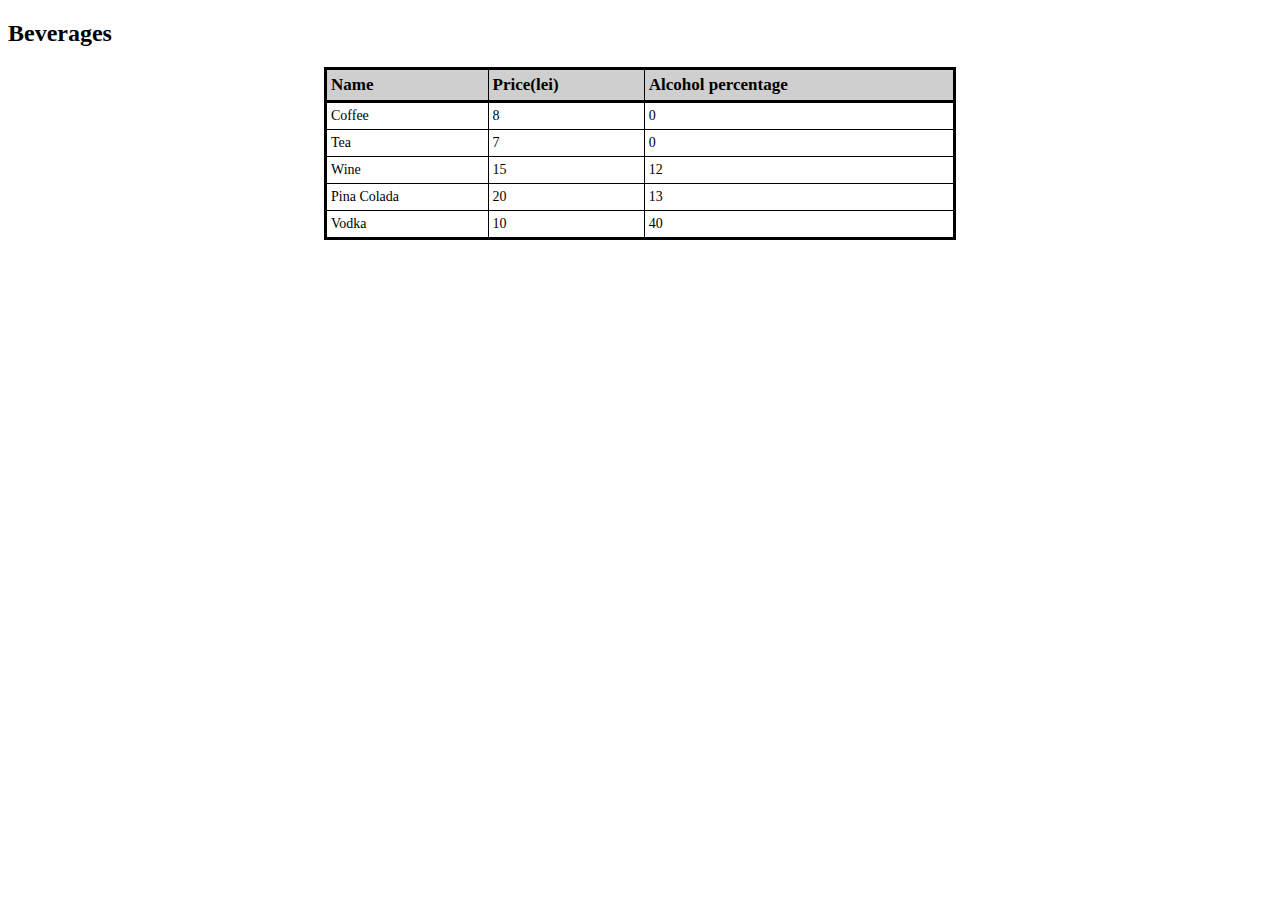
<file: lab4/index.html>
<!DOCTYPE html>
<html lang="en">
<head>
    <meta charset="UTF-8">
    <title>Some sorted table</title>

    <link rel="stylesheet" type="text/css" href="style.css">
</head>
<body>
    <script type="text/javascript" src="script.js"></script>


    <h2>Beverages</h2>
    <table id="myTable">
        <tr>
            <th onclick="sortTable(0)">Name</th>
            <th onclick="sortTable(1)">Price(lei)</th>
            <th onclick="sortTable(2)">Alcohol percentage</th>
        </tr>
        <tr>
            <td>Coffee</td>
            <td>8</td>
            <td>0</td>
        </tr>
        <tr>
            <td>Tea</td>
            <td>7</td>
            <td>0</td>
        </tr>
        <tr>
            <td>Wine</td>
            <td>15</td>
            <td>12</td>
        </tr>
        <tr>
            <td>Vodka</td>
            <td>10</td>
            <td>40</td>
        </tr>
        <tr>
            <td>Pina Colada</td>
            <td>20</td>
            <td>13</td>
        </tr>
    </table>
    <script>
        sortTable(2);
    </script>
</body>
</html>
</file>
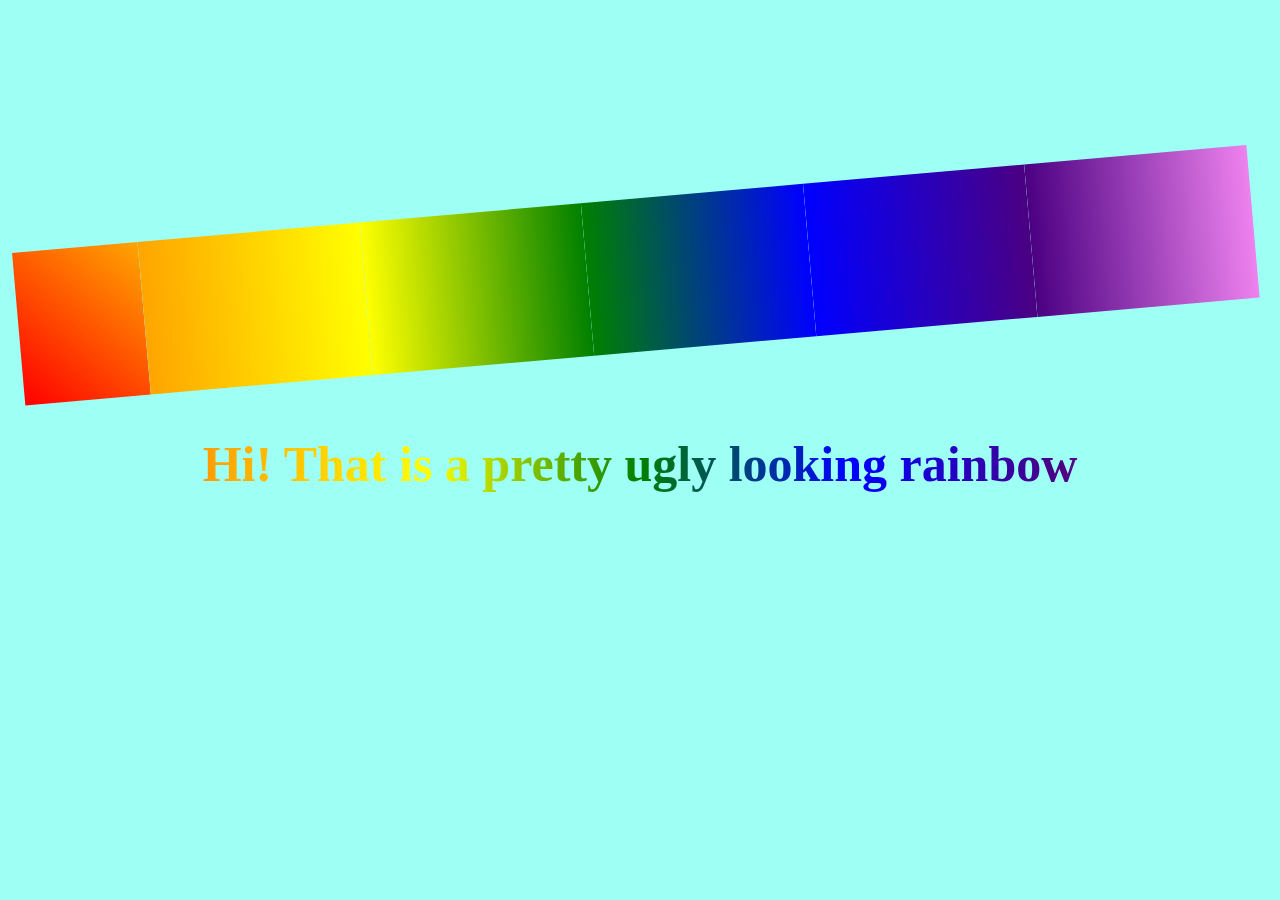
<file: lab2/rainbow.html>
<!doctype html>
<html lang="en">
<head>
    <link rel="stylesheet" href="rainbowStyle.css">
    <title>Rainbow</title>
</head>
<body>
    <div class="main">
        <div class="rainbow red"></div><!--
        --><div class="rainbow orange"></div><!--
        --><div class="rainbow yellow"></div><!--
        --><div class="rainbow green"></div><!--
        --><div class="rainbow blue"></div><!--
        --><div class="rainbow indigo"></div>
    </div>
    <h1>Hi! That is a pretty ugly looking rainbow</h1>
</body>
</html>
</file>
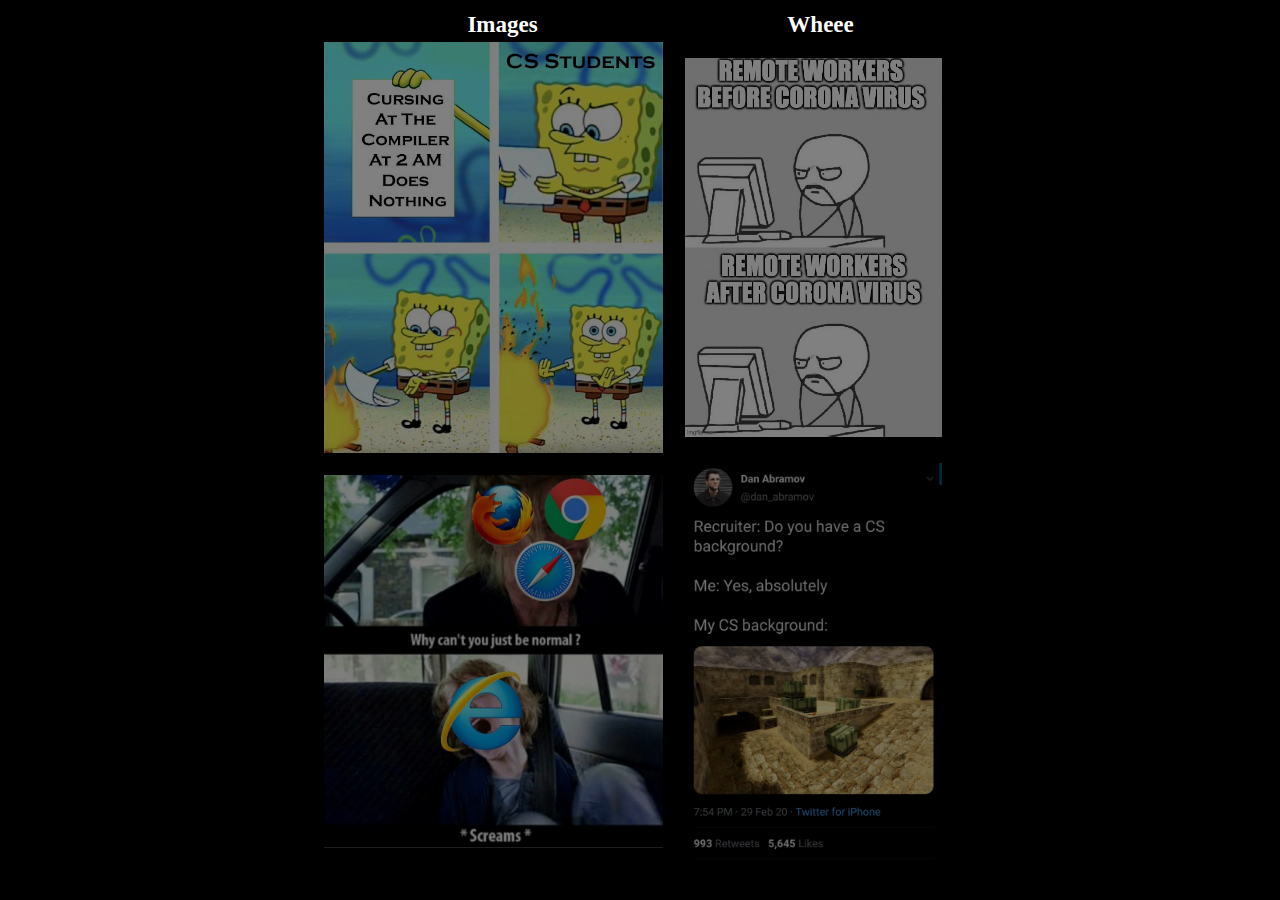
<file: lab2/table.html>
<!doctype html>
<html lang="en">
<head>
    <link rel="stylesheet" href="tableStyle.css">
    <title>Table</title>
</head>
<body>
<table class="imagesTable">
    <tr>
        <th>Images</th>
        <th>Wheee</th>
    </tr>
    <tr>
        <td class="cell">
            <img src="1.jpg" alt="some memes">
        </td>
        <td class="cell">
            <img src="6.jpg" alt="some memes">
        </td>
    </tr>
    <tr>
        <td class="cell">
            <img src="3.jpg" alt="some memes">
        </td>
        <td class="cell">
            <img src="4.jpg" alt="some memes">
        </td>
    </tr>
</table>
</body>
</html>
</file>
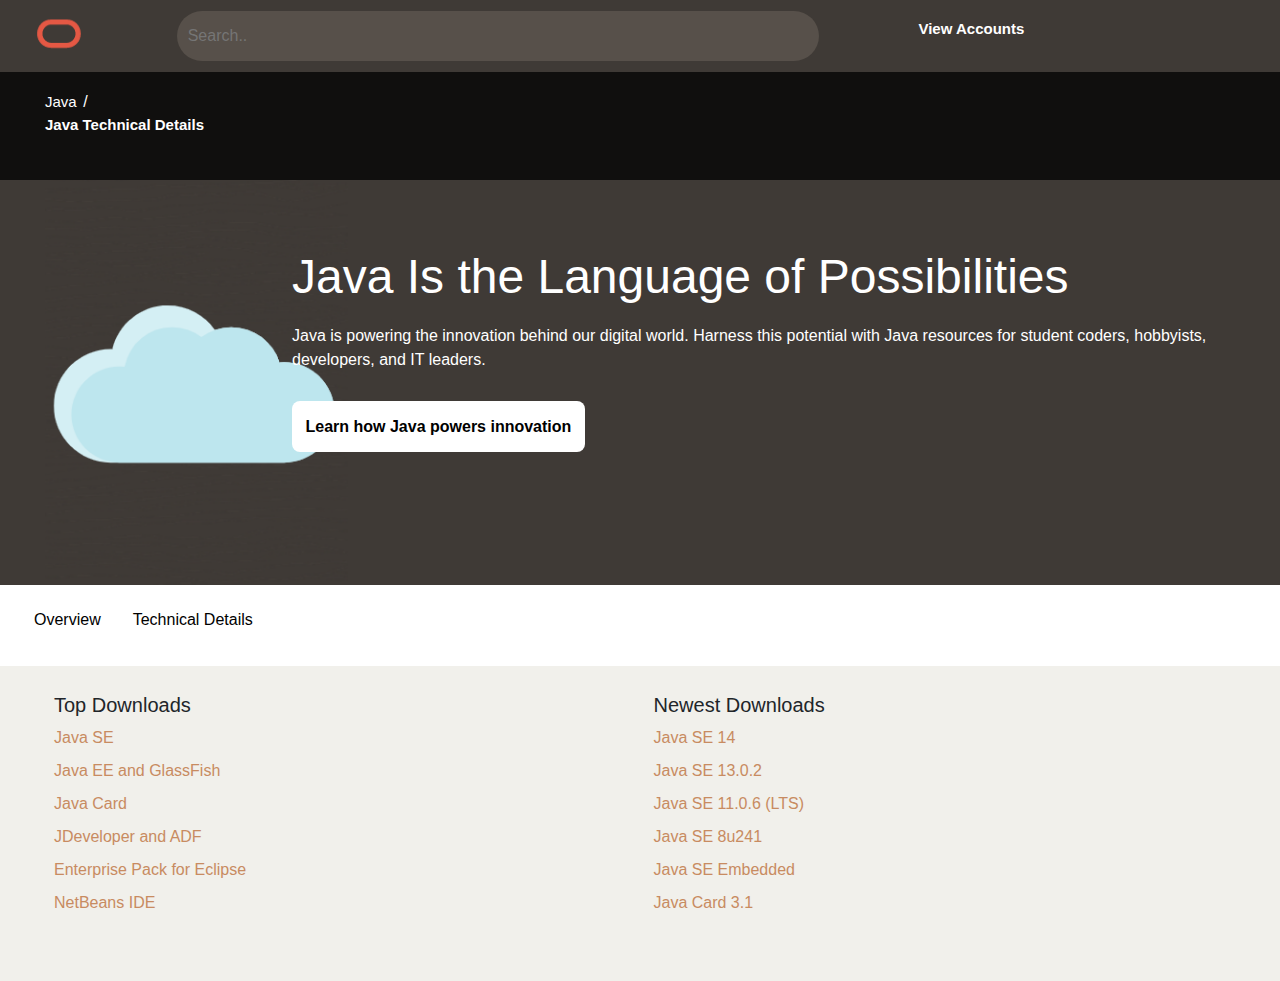
<file: lab3/oracle.html>
<!DOCTYPE html>
<html lang="en">
<head>
    <meta charset="UTF-8">
    <title>Oracle Java Technologies | Oracle</title>

    <link rel="stylesheet" href="style.css">
    <link rel="stylesheet" href="https://stackpath.bootstrapcdn.com/bootstrap/4.3.1/css/bootstrap.min.css" integrity="sha384-ggOyR0iXCbMQv3Xipma34MD+dH/1fQ784/j6cY/iJTQUOhcWr7x9JvoRxT2MZw1T" crossorigin="anonymous">
    <link rel="stylesheet" href="https://use.fontawesome.com/releases/v5.12.1/css/all.css" integrity="sha384-v8BU367qNbs/aIZIxuivaU55N5GPF89WBerHoGA4QTcbUjYiLQtKdrfXnqAcXyTv" crossorigin="anonymous">
</head>
<body>
    <div class="topnav">
        <div class="navigation">
            <div class="icon child"><img class="icon" src="red_icon.png" alt="oracle logo"></div>
            <div class="child"><i class="fas fa-bars fa-2x menuIcon"></i></div>
            <div class="searchBar child"><input class="inputBar" type="text" placeholder="  Search.."></div>
        </div>
        <div class="user">
            <div class="userIcon"><i class="far fa-user-circle fa-2x userFont"></i></div>
            <div class="accounts aText"><b>View Accounts</b></div>
            <div class="accounts"><button class="oracleButton">Try Oracle Cloud Free Tier</button></div>
        </div>
    </div>

    <div class="details">
        <a class="javaDetails" href="https://www.oracle.com/java/technologies/" target="_blank">Java</a> /
        <br><p class="javaDetails"><b>Java Technical Details</b></p>
    </div>

    <div class="center">
        <div class="cloud"><img src="cloud.png" class="cloudImage" alt="cute cloud logo"></div> <!--display:inline-block-->
        <div class="textCloud"> <!--display:inline-block-->
            <h1 class="mainText">Java Is the Language of Possibilities</h1>
            <p>Java is powering the innovation behind our digital world. Harness this potential with Java resources
                for student coders, hobbyists, developers, and IT leaders.</p>
            <button class="cloudButton">Learn how Java powers innovation</button>
        </div>
    </div>

    <div class="menu">
        <ul>
            <li><a>Overview</a></li>
            <li><a>Technical Details</a></li>
        </ul>
    </div>

    <div class="downloads">
        <div class="top">
            <h5>Top Downloads</h5>
            <ul>
                <li><a href="">Java SE</a></li>
                <li><a href="">Java EE and GlassFish</a></li>
                <li><a href="">Java Card</a></li>
                <li><a href="">JDeveloper and ADF</a></li>
                <li><a href="">Enterprise Pack for Eclipse</a></li>
                <li><a href="">NetBeans IDE</a></li>
            </ul>
        </div>
        <div class="newest">
            <h5>Newest Downloads</h5>
            <ul>
                <li><a href="">Java SE 14</a></li>
                <li><a href="">Java SE 13.0.2</a></li>
                <li><a href="">Java SE 11.0.6 (LTS)</a></li>
                <li><a href="">Java SE 8u241</a></li>
                <li><a href="">Java SE Embedded</a></li>
                <li><a href="">Java Card 3.1</a></li>
            </ul>

        </div>
    </div>
</body>
</html>
</file>
<file: lab4/style.css>
table {
    border: 3px solid #000000;
    width: 50%;
    text-align: left;
    border-collapse: collapse;
    left: 0;
    right: 0;
    top: 0;
    bottom: 0;
    margin: auto;
}
td, th {
    border: 1px solid #000000;
    padding: 5px 4px;
}
td {
    font-size: 14px;
}
th {
    background: #CFCFCF;
    border-bottom: 3px solid #000000;
    font-size: 17px;
    font-weight: bold;
    color: #000000;
}
</file>
<file: lab2/rainbowStyle.css>
*{
    background-color: #9efff5;
}
h1{
    text-align: center;
    padding-top: 4vmax;
    background: linear-gradient(to right, red, orange, yellow, green, blue, indigo, violet);
    -webkit-background-clip: text;
    -webkit-text-fill-color: transparent;
    font-family: Impact;
    font-size: 50px;
}
.main{
    height: 17vh;
    margin: auto;
    padding-top: 15%;
    transform: rotate(-5deg);
}
.rainbow{
    display: inline-block;
    width:17.6%;
    height: 100%;
    font-size: 0;
    margin-left: 0px;
    margin-right: 0px;
}
.red{
    background-image: linear-gradient(45deg, red , orange);
    /*border-radius: 100% 0px 0px 0px;*/
    width: 10%;
}
.orange{
    background-image: linear-gradient(to right, orange , yellow);
}
.yellow{
    background-image: linear-gradient(to right, yellow, green);
}
.green{
    background-image: linear-gradient(to right, green, blue);
}
.blue{
    background-image: linear-gradient(to right, blue, indigo);
}
.indigo{
    background-image: linear-gradient(to right, indigo, violet);
    /*border-radius: 0px 100% 0px 0px;*/
}
</file>
<file: lab2/tableStyle.css>
body {
    background-color: black;
}
.imagesTable {
    width: 50%;
    position: absolute;
    left: 0;
    right: 0;
    margin: auto;
    border: 1px solid black;
    background-color: black;
    color: #ffffff;
    font-size: 23px;
}
img{
    width: 95%;
    height: auto;
    opacity: 0.5;
}
img:hover{
    opacity: 1.0;
}
</file>
<file: lab3/style.css>
.topnav{
    height: 8vmin;
    top: 0;
    bottom: 0;
    left: 0;
    right: 0;
    position: absolute;
    background-color: #3F3A36;
    width: 100%;
}
.navigation{
    float: left;
    width: 70%;
}
.user{
    float: left;
    width: 30%;
    padding: 0;
    margin: auto;
}
.child{
    top: 0;
    bottom: 0;
    left: 0;
    right: 0;
    position: absolute;
    margin: auto;
    float: left;
}
.icon{
    top: 0;
    bottom: 0;
    left: 0.5vw;
    right: 0;
    position: absolute;
    height: 100%;
    display: inline-block;
}
.searchBar{
    left: 0;
    right: 25vw;
    top: 0;
    bottom: 0;
    margin: auto;
    position: absolute;
    width: 53%;
    height: 70%;
    padding-left: 4vmin;
    display: inline-block;
}
.inputBar{
    border-radius: 25px!important;
    background-color: #57504A!important;
    width: 100%;
    height: 100%;
    border: 0;
    display: inline-block;
}
.menuIcon{
    color: #FFFFFF;
    top: 0.7vw;
    bottom: 0;
    left: 7vw;
    right: 0;
    position: absolute;
    margin: auto;
}
.user{
    top: 0;
    bottom: 0;
    left: 0;
    right: 0;
    margin: auto;
    float: right;
    /*padding-right: 3%;*/
}
.userIcon{
    display: inline-block;
}
.userFont{
    padding-top: 35%;
    color: #FFFFFF;
}
.accounts{
    top: 0;
    bottom: 0;
    left: 0;
    right: 0;
    margin: auto;
    padding: 2vmin;

    color: #FFFFFF;
    font-size: 15px;
    bottom: 10px;
    height: 100%;
    display: inline-block;
}
.aText{
    margin-top: 0;
}
.oracleButton{
    top: 0;
    bottom: 0;
    left: 0;
    right: 0;
    /*margin: auto;*/
    margin-top: 0;

    color: #FFFFFF;
    font-size: 15px;
    font-weight: bold;
    background-color: #312D2A;
    border: none;
    padding: 7px;
    top: 0;
    bottom: 10px;
}
.details{
    padding-top: 2vmin;
    top: 8vmin;
    bottom: 0;
    left: 0;
    right: 0;
    position: absolute;
    /*margin: auto;*/
    background-color: #100f0e;
    height: 12vmin;
    color: #FFFFFF;
}
.javaDetails{
    margin-right: 2px;
    margin-left: 5vmin;
    font-size: 15px;
    color: #FFFFFF;
}
a.javaDetails:hover {
    text-decoration: underline;
    color: #FFFFFF;
}
.center{
    background-color: #3F3A36;
    top: 20vmin;
    bottom: 0;
    left: 0;
    right: 0;
    position: absolute;
    padding-left: 5vmin;
    height: 45vmin;
    color: #FFFFFF;
    /*font-family: Oracle Sans;*/
}
.cloud{
    float: left;
    width: 20%;
}
.cloudImage{
    height: 45vmin;
    top: 0;
    bottom: 0;
    left: 5vmin;
    right: 0;
}
.textCloud{
    float: left;
    padding-top: 5.5%;
    padding-left: 0;
    margin-left: 0;
    width: 80%;
}
.mainText{
    font-size: 3rem!important;
    margin-bottom: 2vmin;
}
.cloudButton{
    margin-top: 1.5vmin;
    background-color: #FFFFFF;
    color: #000000;
    padding: 1.5vmin;
    border: 0;
    font-weight: bold;
    font-size: 1rem;
    border-radius: 8px;
}
.menu{
    top: 65vmin;
    bottom: 0;
    left: 0;
    right: 0;
    position: absolute;
    padding-left: 2vmin;
    margin: auto;
    /*height: 5vmin;*/
}
.menu ul {
    list-style-type: none;
    margin: 0;
    padding: 0;
    overflow: hidden;
    color: black;
    height: 100%;
}
.menu li {
    float: left;
}
.menu li a {
    display: block;
    text-align: center;
    padding: 14px 16px;
    text-decoration: none;
    font-size: 1rem;
}
.menu li a:hover {
    opacity: 0.5;
}
.downloads{
    background-color: #F1F0EB;
    top: 74vmin;
    bottom: 0;
    left: 0;
    right: 0;
    position: absolute;
    padding-left: 3vmin;
    height: 35vmin;
}
.top{
    padding-top: 3vmin;
    padding-left: 3vmin;
    float: left;
    width: 50%;
}
.newest{
    padding-top: 3vmin;
    float: left;
    width: 50%;
}
li{
    margin-top: 1vmin;
}
.downloads ul{
    list-style-type: none;
    padding: 0;
}
.downloads li a{
    color: #C88B61;
}
</file>
